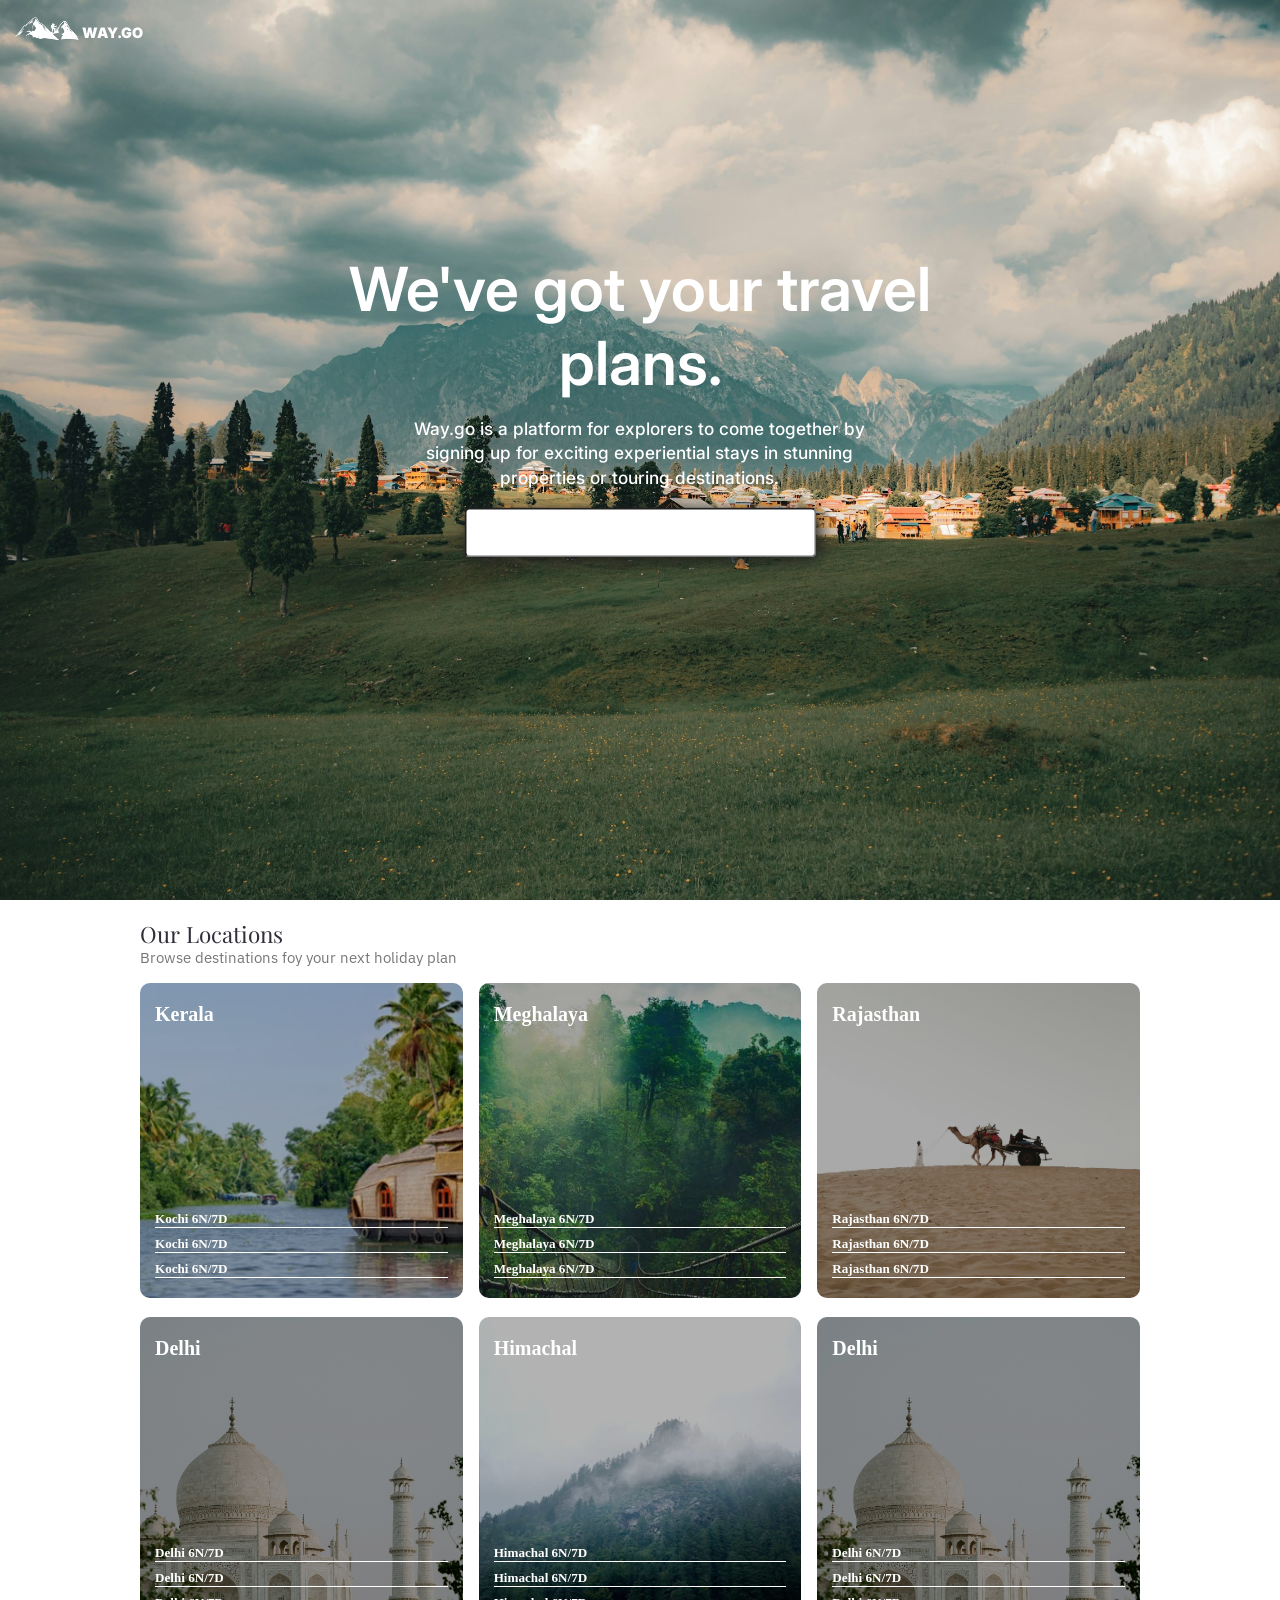
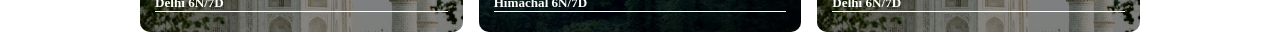
<file: index.html>
<!DOCTYPE html>
<html>
    <head>
        <link rel="stylesheet" href="index.css">
        <meta name="viewport" content="width=device-width, initial-scale=1">
        <link rel="preconnect" href="https://fonts.googleapis.com">
        <link rel="preconnect" href="https://fonts.gstatic.com" crossorigin>
        <link href="https://fonts.googleapis.com/css2?family=Inter:ital,opsz,wght@0,14..32,100..900;1,14..32,100..900&display=swap" rel="stylesheet">
        <link rel="preconnect" href="https://fonts.googleapis.com">
        <link rel="preconnect" href="https://fonts.gstatic.com" crossorigin>
        <link href="https://fonts.googleapis.com/css2?family=Playfair+Display:ital,wght@0,400..900;1,400..900&display=swap" rel="stylesheet">
        <link rel="preconnect" href="https://fonts.googleapis.com">
        <link rel="preconnect" href="https://fonts.gstatic.com" crossorigin>
        <link href="https://fonts.googleapis.com/css2?family=IBM+Plex+Sans:ital,wght@0,100;0,200;0,300;0,400;0,500;0,600;0,700;1,100;1,200;1,300;1,400;1,500;1,600;1,700&display=swap" rel="stylesheet">
    </head>
    <body>
        <div class="hero">
            <header>    
            <nav class="nav-bar">
                <div class="logo">
                    <img class="logo-img" src="images/IMG_9474.png">
                    <h1 class="logo-name">WAY.GO</h1>
                </div>
                <!-- <ul>   
                    <li>Contact Us</li>
                    <li>Packages</li>
                    <li>Book Now</li>

                </ul> -->
                
            </nav>
            </header>

            <div class="main-head">
                <h2 class="hero-text">We've got your travel plans.</h2>
                <h2 class="hero-sub-text">Way.go is a platform for explorers to come together by signing 
                    up for exciting experiential stays in stunning properties or 
                    touring destinations.</h2>
                <input type="text" name="search" id="search-btn" placeholder="">    
                
            </div>
            
           
            

           
        </div>
        <div class="content">
            <div class="location-heading">
                <h2>Our Locations</h2>
                <p>Browse destinations foy your next holiday plan</p>

            </div>
            <div class="trip-wrapper">
                <div class="trip-card kerala">
                    <h2 class="card-head">Kerala</h2>
                    <ul class="card-list">
                        <li>Kochi 6N/7D</li>
                        <li>Kochi 6N/7D</li>
                        <li>Kochi 6N/7D</li>
                    </ul>
                </div>
                <div class="trip-card meghalaya">
                    <h2 class="card-head">Meghalaya</h2>
                    <ul class="card-list">
                        <li>Meghalaya 6N/7D</li>
                        <li>Meghalaya 6N/7D</li>
                        <li>Meghalaya 6N/7D</li>
                    </ul>
                </div>
                    
                
                <div class="trip-card rajasthan">
                    <h2 class="card-head">Rajasthan</h2>
                    <ul class="card-list">
                        <li>Rajasthan 6N/7D</li>
                        <li>Rajasthan 6N/7D</li>
                        <li>Rajasthan 6N/7D</li>
                    </ul>
                </div>
                    
            
                <div class="trip-card delhi">
                    <h2 class="card-head">Delhi</h2>
                    <ul class="card-list">
                        <li>Delhi 6N/7D</li>
                        <li>Delhi 6N/7D</li>
                        <li>Delhi 6N/7D</li>
                    </ul>
                </div>
                    
                <a
                href="/meghalaya.html"
                class="trip-card himachal">
                
                    <h2 class="card-head">Himachal</h2>
                    <ul class="card-list">
                        <li>Himachal 6N/7D</li>
                        <li>Himachal 6N/7D</li>
                        <li>Himachal 6N/7D</li>
                    </ul>
    
                </a>
                
                <div class="trip-card delhi">
                    <h2 class="card-head">Delhi</h2>
                    <ul class="card-list">
                        <li>Delhi 6N/7D</li>
                        <li>Delhi 6N/7D</li>
                        <li>Delhi 6N/7D</li>
                    </ul>
                </div>  
                
                
            </div>
        </div>
        
    </body>
</html>
</file>
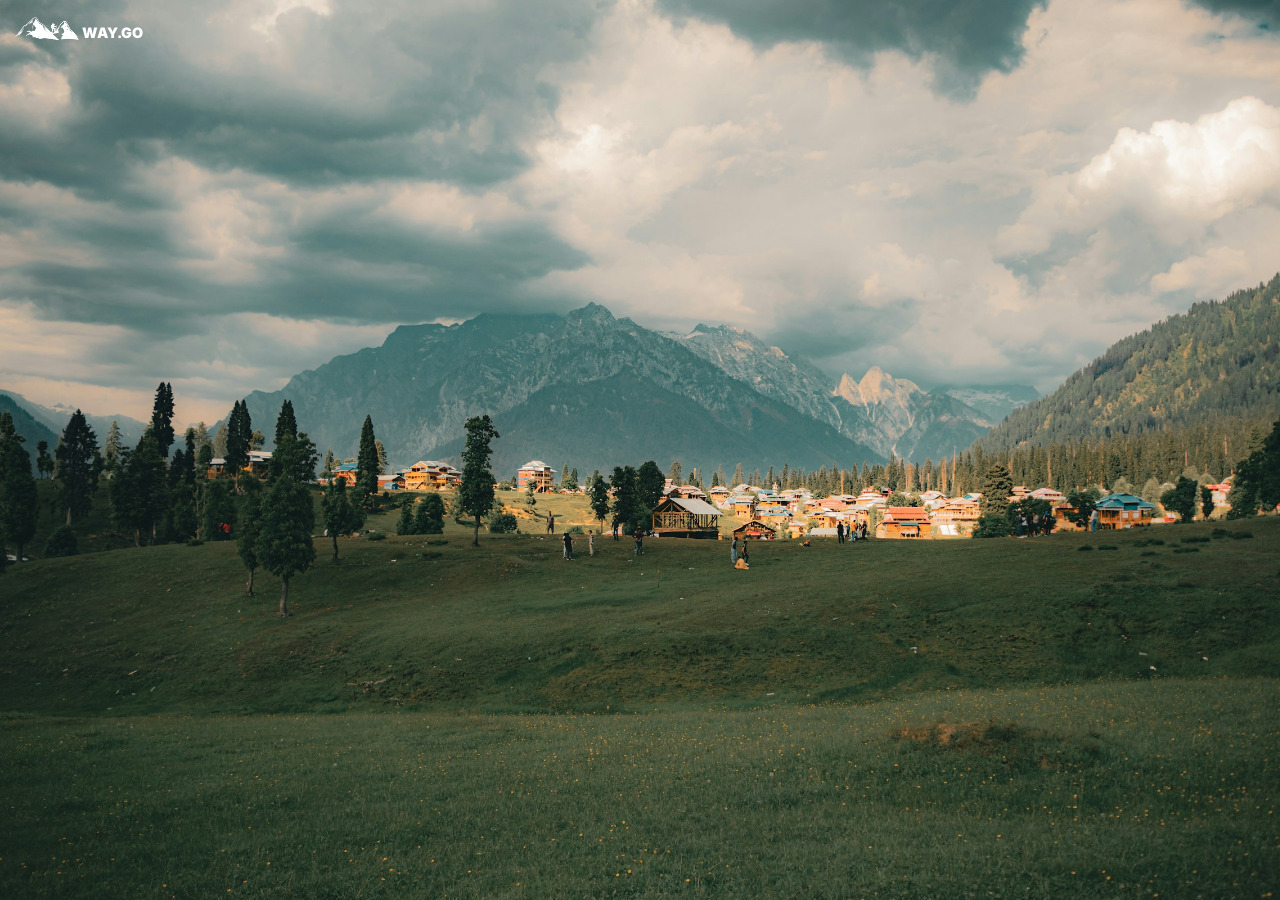
<file: meghalaya.html>
<!DOCTYPE html>
<html>
    <head>
        <link rel="stylesheet" href="index.css">
        <meta name="viewport" content="width=device-width, initial-scale=1">
        <link rel="preconnect" href="https://fonts.googleapis.com">
        <link rel="preconnect" href="https://fonts.gstatic.com" crossorigin>
        <link href="https://fonts.googleapis.com/css2?family=Inter:ital,opsz,wght@0,14..32,100..900;1,14..32,100..900&display=swap" rel="stylesheet">
        <link rel="preconnect" href="https://fonts.googleapis.com">
        <link rel="preconnect" href="https://fonts.gstatic.com" crossorigin>
        <link href="https://fonts.googleapis.com/css2?family=Playfair+Display:ital,wght@0,400..900;1,400..900&display=swap" rel="stylesheet">
        <link rel="preconnect" href="https://fonts.googleapis.com">
        <link rel="preconnect" href="https://fonts.gstatic.com" crossorigin>
        <link href="https://fonts.googleapis.com/css2?family=IBM+Plex+Sans:ital,wght@0,100;0,200;0,300;0,400;0,500;0,600;0,700;1,100;1,200;1,300;1,400;1,500;1,600;1,700&display=swap" rel="stylesheet">
    </head>
    <body>
        <div class="hero">
            <header>    
            <nav class="nav-bar">
                <div class="logo">
                    <img class="logo-img" src="images/IMG_9474.png">
                    <h1 class="logo-name">WAY.GO</h1>
                </div>
                <!-- <ul>   
                    <li>Contact Us</li>
                    <li>Packages</li>
                    <li>Book Now</li>

                </ul> -->
                
            </nav>
            </header>

    
            
           
            

           
        </div>



        
    </body>
</html>
</file>
<file: index.css>
body{
    margin: 0;
    width: 100vw;
    
    
    
}
*, *::before, *::after {
    box-sizing: border-box;  
}
a{
    text-decoration: none;
    display: inline-block;

}
.hero{
    background-image: url(images/hassan-faisal-BBHjHV02pnY-unsplash.jpg);
    height: 100vh;
    height: 100dvh;
    width: 100vw;
    background-size: cover;
    overflow: hidden;
    font-family: "Inter", sans-serif;
    color: white;
    
}
.nav-bar{
    color: white;
    display: flex;
    justify-content: space-between;
    align-items: center;
    height: 4em;
    width: 100%;
    display: flex;
    justify-content: space-between;
    

}
.logo{
    display: flex;
}
.logo-img{
    width: 5.75em;
    height: 1.875em;
    filter: invert() brightness(200%);
    margin: 0;
    
}
.logo-name{
    font-size: 0.9rem;
    font-weight: 900;
    margin-left: -10px;
}
ul{
    list-style-type: none;
    display: flex;
    gap: 50px;
    font-size: 1.5rem;
    font-weight: 600;
    padding: 0 30px;
}
.main-head{
    margin: 0 auto 0;
    width: 89vw;
    /* margin-top: 20vh; */
    position: absolute; /* Set the child to absolute positioning */
    top: 45%; /* Position it at the vertical center */
    left: 50%; /* Position it at the horizontal center */
    transform: translate(-50%, -50%); /* Adjust its position to truly center */
    width: 89vw;
}
.hero-text{
    font-size: 2.5rem;
    line-height: 3rem;
    margin-top: 0;
    margin-bottom: 0em;
    font-weight: 500;
  
}
.hero-sub-text{
    font-size: 1rem;
    line-height: 1.4;
    font-weight: 500;
    

}
#search-btn{
    width: 90vw;
    height: 50px;
    border-radius: 5px;
    font-size: 16px;
    line-height: 1.42857143;
    color: #333;
    padding-left: 71px;
    padding-right: 50px;
    box-shadow: 4px 3px 18px #1f1f1f;
  
}
#search-btn:focus{
    outline: none;
}

.location-heading,.trip-wrapper{
    margin: 1em auto;
    width: 89vw;
}
.location-heading h2{
    font-size: 1.4rem;
    font-family: "Playfair Display";
    font-weight: 400;
    color: #312e3a;
    margin-bottom: 0;
}
.location-heading p{
    font-size: 0.93rem;
    font-family: "IBM Plex Sans";
    line-height: 18px;
    color: #777;
    margin-top: 0;
  
}
.trip-wrapper{
    display: flex;
    gap: 1em;
    flex-wrap: wrap;
}
.trip-card{
    padding: 20px 15px;
    height: 35vh;
    flex: 1 1 calc(40% - 1em);
    background-size: cover;
    background-position: center center;
    border-radius: 10px;
    margin-bottom: 0.2em;
    position: relative;
    margin-left: auto;
    margin-right: auto;
    display: flex;
    flex-direction: column;
    justify-content: space-between;
    
}
.trip-card::after {
    content: '';
    position: absolute;
    top: 0;
    left: 0;
    right: 0;
    bottom: 0;
    background: rgba(0, 0, 0, 0.3); /* Semi-transparent overlay */
    border-radius: 10px; /* Match border-radius of the card */
    z-index: 1; /* Place behind the text */
}

.card-head{
    
    font-size: 1.25rem;
    color: #fff;
    position: relative; /* Bring the text above the overlay */
    z-index: 2; 
    margin: 0;

}
.card-list{
    color: #fff;
    font-size: 0.82em;
    list-style: none;
    display: flex;
    flex-direction: column;
    gap: 0.6em;
    margin: 0;
    position: relative;
    z-index: 2;
    padding: 0;
}
.card-list li{
    width: 100%;
    white-space: nowrap;
    align-self: flex-start;
    border-bottom: 1px solid #fff;

    
}

.kerala{
    background-image: url(images/Kerala.png);
    
}
.meghalaya{
    background-image: url(images/Meghalaya_cover.png);
}
.rajasthan{
    background-image: url(images/rajasthan.jpg);
}
.himachal{
    background-image: url(images/himachal.jpeg);
}
.delhi{
    background-image: url(images/annie-spratt-IPlPkWPJ2fo-unsplash.jpg);
}
@media(min-width: 651px){
    .trip-card{
        flex: 1 1 calc(30% - 1em);
    }
}
@media(min-width: 768px){
    .main-head{
        text-align: center;
        width: 58.987vw;
        margin-bottom: 0px;
    }
    .hero-text{
        font-size: calc(1vw + 3rem);
        line-height: normal;
        font-weight: 600;
        
    }
    .hero-sub-text{
        font-size: 1.5rem;
        font-size: calc(1vw + 0.28rem);
        width: 35.417vw;
        margin: 1em auto;
    }
    .location-heading{
        width: 78.125vw;
    }
    .trip-wrapper{
        width: 78.125vw;
    }
    #search-btn{
        width: 22em;
    }
}
</file>
